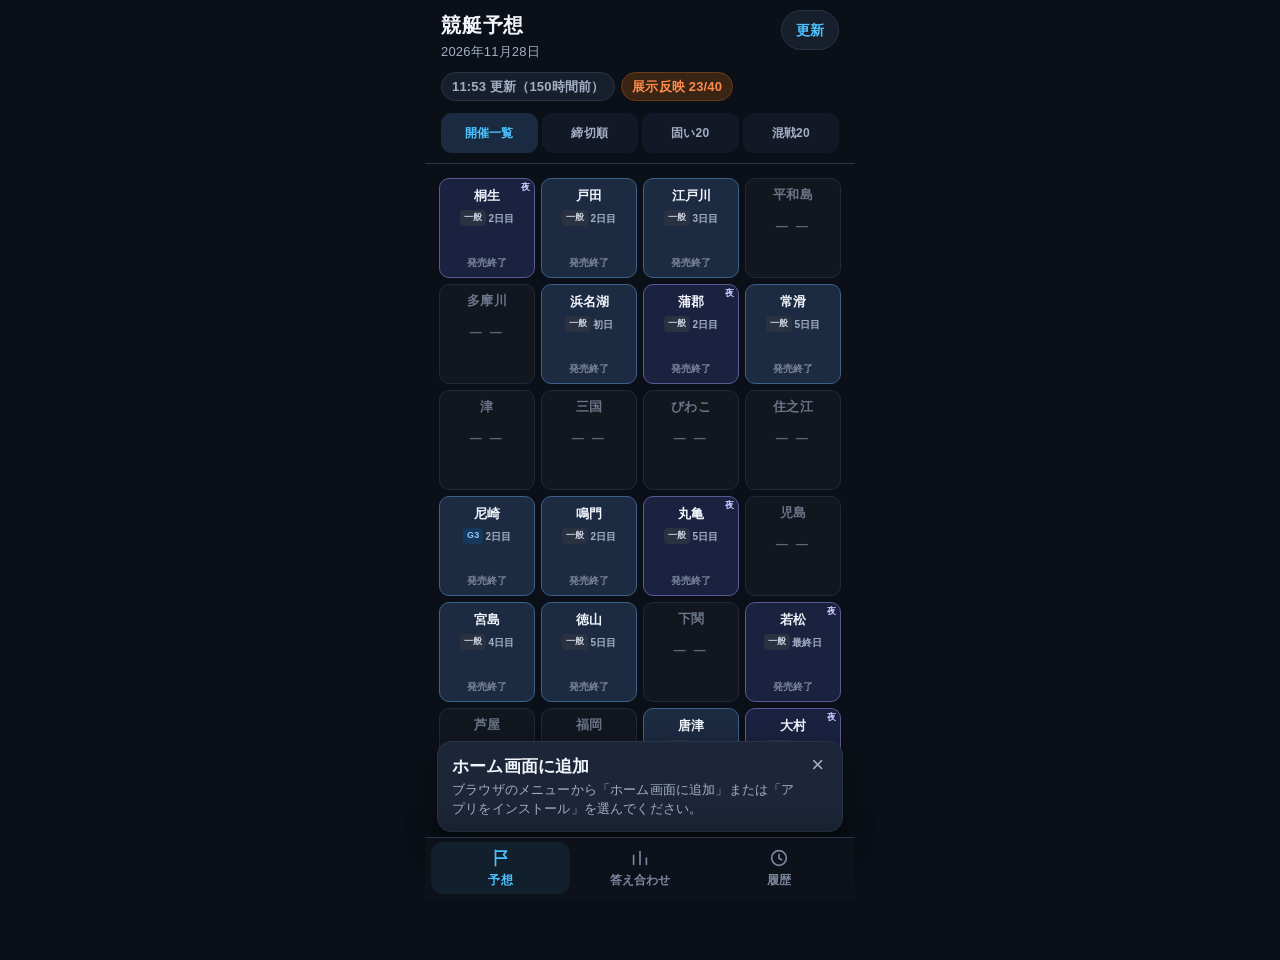
<file: index.html>
<!DOCTYPE html>
<html lang="ja">
<head>
<meta charset="UTF-8">
<meta name="viewport" content="width=device-width,initial-scale=1,viewport-fit=cover">
<meta name="theme-color" content="#0b1018">
<meta name="robots" content="noindex, nofollow, noarchive">
<meta name="googlebot" content="noindex, nofollow, noarchive">
<meta name="apple-mobile-web-app-capable" content="yes">
<meta name="apple-mobile-web-app-status-bar-style" content="black-translucent">
<meta name="apple-mobile-web-app-title" content="競艇予想">
<meta name="mobile-web-app-capable" content="yes">
<meta name="description" content="競艇の当日予想と答え合わせ">
<link rel="manifest" href="manifest.webmanifest">
<link rel="apple-touch-icon" href="icons/apple-touch-icon.png">
<link rel="icon" type="image/png" sizes="192x192" href="icons/icon-192.png">
<title>競艇予想</title>
<link rel="stylesheet" href="styles.css">
</head>
<body>
<div class="app">
  <header class="top" id="top">
    <div class="brand">
      <div>
        <h1 id="pageTitle">競艇予想</h1>
        <div class="date" id="dateLabel"></div>
      </div>
      <button type="button" class="refresh" id="refreshBtn" aria-label="最新に更新">更新</button>
    </div>
    <div class="status-row" id="statusRow"></div>
    <div class="segments" id="segments" hidden>
      <button type="button" data-seg="meet" class="on">開催一覧</button>
      <button type="button" data-seg="close">締切順</button>
      <button type="button" data-seg="solid">固い20</button>
      <button type="button" data-seg="mixed">混戦20</button>
    </div>
  </header>
  <main id="main"></main>
  <div class="install" id="installBanner" hidden>
    <div>
      <strong>ホーム画面に追加</strong>
      <div class="install-how" id="installHow"></div>
    </div>
    <button type="button" class="install-x" id="installClose" aria-label="閉じる">×</button>
  </div>
  <nav class="tabbar" aria-label="メインメニュー">
    <a href="#/" class="tab on" data-tab="yoso">
      <svg viewBox="0 0 24 24" aria-hidden="true"><path d="M6 3.5v17" fill="none" stroke="currentColor" stroke-width="1.8" stroke-linecap="round"/><path d="M6 4.5h12l-3.2 3.8 3.2 3.8H6" fill="none" stroke="currentColor" stroke-width="1.8" stroke-linejoin="round"/></svg>
      <span>予想</span>
    </a>
    <a href="#/report" class="tab" data-tab="report">
      <svg viewBox="0 0 24 24" aria-hidden="true"><path d="M5 19V9m7 10V5m7 14v-7" fill="none" stroke="currentColor" stroke-width="1.8" stroke-linecap="round"/></svg>
      <span>答え合わせ</span>
    </a>
    <a href="#/history" class="tab" data-tab="history">
      <svg viewBox="0 0 24 24" aria-hidden="true"><circle cx="12" cy="12" r="8" fill="none" stroke="currentColor" stroke-width="1.8"/><path d="M12 8v4.5l3 1.5" fill="none" stroke="currentColor" stroke-width="1.8" stroke-linecap="round" stroke-linejoin="round"/></svg>
      <span>履歴</span>
    </a>
  </nav>
</div>
<script src="app.js" defer></script>
</body>
</html>
</file>
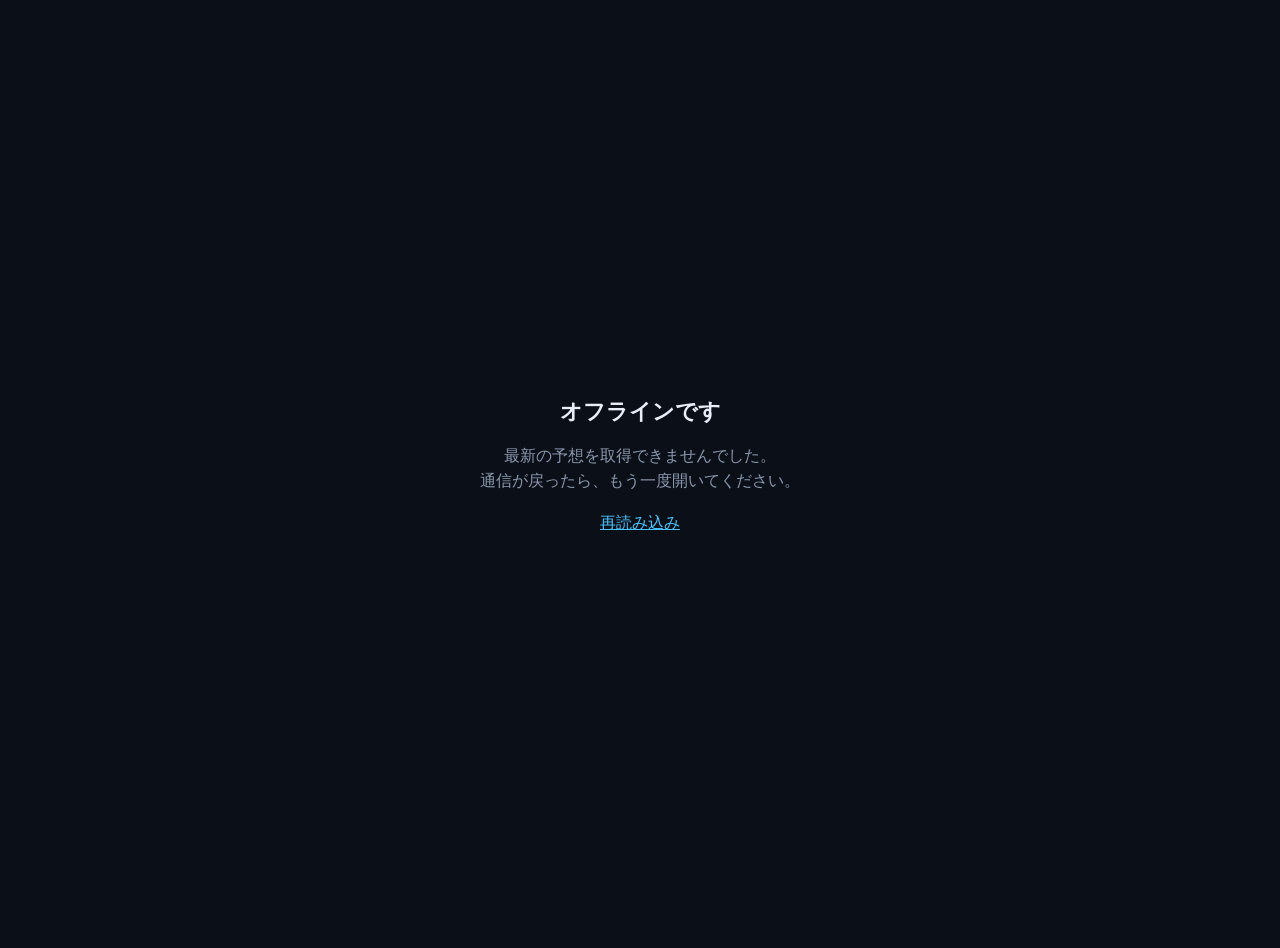
<file: offline.html>
<!DOCTYPE html>
<html lang="ja">
<head>
<meta charset="UTF-8">
<meta name="viewport" content="width=device-width,initial-scale=1,viewport-fit=cover">
<meta name="robots" content="noindex,nofollow">
<meta name="theme-color" content="#0b1018">
<title>オフライン — 競艇予想</title>
<style>
body{margin:0;background:#0b1018;color:#e8edf7;font-family:-apple-system,BlinkMacSystemFont,"Hiragino Sans","Noto Sans JP",sans-serif;display:flex;min-height:100vh;align-items:center;justify-content:center;padding:24px;text-align:center}
h1{font-size:22px;margin:0 0 12px}
p{color:#8b97ad;line-height:1.6;font-size:16px}
a{color:#4cc2ff}
</style>
</head>
<body>
<main>
  <h1>オフラインです</h1>
  <p>最新の予想を取得できませんでした。<br>通信が戻ったら、もう一度開いてください。</p>
  <p><a href="./">再読み込み</a></p>
</main>
</body>
</html>
</file>
<file: styles.css>
:root{
  --bg:#0b1018; --bg2:#121826; --card:#171e2c; --card2:#1d2638;
  --line:#2a3448; --txt:#f2f5fb; --muted:#a3afc4; --dim:#7b869c;
  --acc:#4cc2ff; --gold:#f0c14b; --lilac:#d7b3ff; --ok:#3dce8a; --warn:#ff8a4c; --bad:#ff5d6c;
  --hard-bg:#3a2e10; --mix-bg:#2a2238; --exh-bg:#143d2a; --am-bg:#1a2a40;
  --tab-h:calc(60px + env(safe-area-inset-bottom,0px));
}
*{box-sizing:border-box;-webkit-tap-highlight-color:transparent}
/* hide attr */[hidden]{display:none!important}
html,body{margin:0;padding:0;background:var(--bg);color:var(--txt);
  font-family:-apple-system,BlinkMacSystemFont,"Hiragino Sans","Hiragino Kaku Gothic ProN","Noto Sans JP",sans-serif;
  font-size:17px;line-height:1.5;letter-spacing:.01em}
body{padding-bottom:var(--tab-h)}
a{color:var(--acc);text-decoration:none}
button,a.tab{font:inherit;color:inherit}
.app{max-width:430px;margin:0 auto;min-height:100vh;position:relative}

/* header */
header.top{position:sticky;top:0;z-index:30;
  background:linear-gradient(180deg,#0b1018 76%,rgba(11,16,24,.86));
  padding:calc(10px + env(safe-area-inset-top,0px)) 16px 0;
  border-bottom:1px solid var(--line)}
.brand{display:flex;align-items:flex-start;justify-content:space-between;gap:10px}
.brand h1{font-size:20px;margin:0;letter-spacing:.04em;font-weight:800}
.brand .date{color:var(--muted);font-size:13px;margin-top:2px}
.refresh{background:var(--card);border:1px solid var(--line);color:var(--acc);
  border-radius:999px;padding:8px 14px;font-size:14px;font-weight:700;cursor:pointer;min-height:40px}
.refresh:active{background:var(--card2)}
.refresh.busy{opacity:.6}
.status-row{display:flex;flex-wrap:wrap;gap:6px;margin:10px 0 8px;min-height:0}
.status-row:empty{display:none;margin:0}
.chip{display:inline-flex;align-items:center;gap:4px;border-radius:999px;
  padding:4px 10px;font-size:13px;font-weight:700;background:var(--card);border:1px solid var(--line);color:var(--muted)}
.chip.ok{background:var(--exh-bg);border-color:#1e5a3e;color:#8af0c0}
.chip.warn{background:#3a2414;border-color:#6a3b18;color:var(--warn)}

/* segments */
.segments{display:flex;gap:4px;padding:4px 0 10px}
.segments button{flex:1;min-height:40px;border:0;border-radius:11px;background:var(--bg2);
  color:var(--muted);font-size:12px;font-weight:800;cursor:pointer;padding:0 2px;letter-spacing:.02em}
.segments button.on[data-seg="solid"]{background:var(--hard-bg);color:var(--gold)}
.segments button.on[data-seg="mixed"]{background:var(--mix-bg);color:var(--lilac)}
.segments button.on[data-seg="meet"]{background:#1a2a40;color:var(--acc)}
.segments button.on[data-seg="close"]{background:#1a2a40;color:#9ad0ff}

main{padding:12px 14px 18px}
.empty{color:var(--muted);text-align:center;padding:36px 12px;font-size:16px}

/* cards */
.card{background:var(--card);border:1px solid var(--line);border-radius:16px;padding:14px;margin:0 0 10px;position:relative;overflow:hidden}
.card.tap{cursor:pointer}
.card.tap:active{background:var(--card2)}
.card.solid{box-shadow:inset 5px 0 0 var(--gold)}
.card.mixed{box-shadow:inset 5px 0 0 var(--lilac)}
.row{display:flex;align-items:flex-start;justify-content:space-between;gap:8px}
.kicker{font-size:12px;color:var(--muted);letter-spacing:.04em}
.title{font-weight:800;font-size:18px;line-height:1.3}
.sub{color:var(--muted);font-size:14px;margin-top:2px}
h2.sec{font-size:13px;margin:18px 0 8px;color:var(--muted);font-weight:800;letter-spacing:.1em}

/* badges */
.badge{display:inline-flex;align-items:center;border-radius:999px;padding:3px 9px;font-size:12px;font-weight:800;white-space:nowrap}
.badges{display:flex;flex-wrap:wrap;gap:4px;justify-content:flex-end}
.b-hard{background:var(--hard-bg);color:var(--gold)}
.b-mix{background:var(--mix-bg);color:var(--lilac)}
.b-exh{background:var(--exh-bg);color:#8af0c0}
.b-am{background:var(--am-bg);color:#8ec8ff}
.b-live{background:#143d2a;color:#6eebb0}
.b-end{background:#2a3140;color:#9aa6bc}
.b-shift{background:#3a1d18;color:#ffb089}
.b-waku{background:#1a2a40;color:#9ad0ff}
.entry-ord{font-variant-numeric:tabular-nums;font-size:12px;color:#ffb089;margin-top:4px;letter-spacing:.03em;font-weight:700}
.duo{display:grid;grid-template-columns:1fr 1fr;gap:8px;margin:10px 0}
.scen{background:var(--bg2);border:1px solid var(--line);border-radius:12px;padding:10px}
.scen .k{font-size:11px;color:var(--muted);font-weight:800;letter-spacing:.06em;margin-bottom:6px}
.scen.on-official{border-color:#2a6a4a}
.scen .picks{gap:4px;margin-top:4px}
.scen .pick{padding:6px 4px}
.scen .bar-row{margin:5px 0;gap:4px}
.scen .bar-row .meta{width:72px;font-size:11px}
.scen .combo{gap:4px;margin:4px 0}
.scen .combo .lab{width:64px;font-size:12px}
.moved{font-size:13px;color:#ffb089;margin:8px 0;line-height:1.5;font-weight:700}
.fcard.shifted{border-color:#6a3b18}
.entry-line{margin-top:6px;font-size:13px;color:#ffb089;font-variant-numeric:tabular-nums;font-weight:700}
.fgrid-am{grid-template-columns:1fr;margin-bottom:8px}
.b-soon{background:#3a2414;color:var(--warn)}
.b-now{background:#4a1820;color:#ff8a9a}

/* deadline */
.deadline{display:flex;align-items:center;gap:8px;margin-top:8px;font-weight:800}
.deadline .clock{font-size:18px;font-variant-numeric:tabular-nums}
.deadline .clock.soon{color:var(--warn)}
.deadline .clock.now{color:var(--bad)}
.deadline .clock.live{color:var(--ok)}
.deadline .clock.done{color:var(--dim);font-weight:700;font-size:15px}
.deadline .when{color:var(--muted);font-size:14px;font-weight:600}

/* waku + picks */
.waku{display:inline-flex;width:28px;height:28px;border-radius:7px;align-items:center;justify-content:center;
  font-weight:800;font-size:15px;vertical-align:middle;flex-shrink:0}
.honmei{display:flex;align-items:center;gap:8px;margin-top:10px}
.honmei .who{font-size:17px;font-weight:800}
.honmei .lbl{font-size:12px;color:var(--muted);font-weight:700}
.honmei .pct{margin-left:auto;font-weight:800;font-variant-numeric:tabular-nums;font-size:18px;color:var(--txt)}
.picks{display:flex;gap:8px;margin-top:10px}
.pick{flex:1;background:var(--bg2);border-radius:12px;padding:8px 6px;text-align:center}
.pick .lbl{font-size:11px;color:var(--muted);font-weight:700;letter-spacing:.06em}
.pick .who{font-size:12px;margin-top:2px;color:var(--muted);white-space:nowrap;overflow:hidden;text-overflow:ellipsis}

/* bars */
.bar-row{display:flex;align-items:center;gap:8px;margin:8px 0}
.bar-row .meta{width:118px;flex-shrink:0;font-size:14px;white-space:nowrap;overflow:hidden;text-overflow:ellipsis;font-weight:700}
.track{flex:1;height:20px;background:#0e1520;border-radius:10px;overflow:hidden;border:1px solid var(--line)}
.track>span{display:block;height:100%;border-radius:10px}
.pct{width:52px;text-align:right;font-variant-numeric:tabular-nums;font-size:15px;font-weight:800}
.combo{display:flex;align-items:center;gap:8px;margin:7px 0}
.combo .lab{width:86px;font-weight:800;font-variant-numeric:tabular-nums;font-size:16px}
.scorebar{height:8px;background:#0e1520;border-radius:6px;overflow:hidden;margin-top:8px;border:1px solid var(--line)}
.scorebar>span{display:block;height:100%}

/* race detail */
.back{display:inline-flex;align-items:center;color:var(--acc);font-size:16px;font-weight:700;
  margin:0 0 10px;cursor:pointer;background:none;border:0;padding:6px 0;min-height:40px}
.gauge-wrap{display:flex;align-items:center;gap:12px;margin:8px 0 4px}
.gauge-wrap .txt .big{font-size:24px;font-weight:800}
.note{font-size:14px;color:var(--acc);margin:8px 0;line-height:1.5}
.metric,.panel{background:var(--bg2);border-radius:12px;padding:12px 14px;font-size:14px;color:var(--muted);margin-bottom:12px;line-height:1.6}
.tech{font-size:13px;color:var(--muted)}
table.ent{width:100%;border-collapse:collapse;font-size:13px}
table.ent th{text-align:left;color:var(--dim);font-weight:700;padding:6px 4px;border-bottom:1px solid var(--line);font-size:12px}
table.ent td{padding:9px 4px;border-bottom:1px solid var(--line);vertical-align:top}
table.ent tr:last-child td{border-bottom:0}
.disc{font-size:12px;color:var(--dim);line-height:1.55;margin-top:18px;padding-top:12px;border-top:1px solid var(--line)}

/* stats */
.grid{display:grid;grid-template-columns:1fr 1fr;gap:8px;margin-bottom:10px}
.stat{background:var(--card);border:1px solid var(--line);border-radius:14px;padding:12px}
.stat .k{font-size:12px;color:var(--muted);font-weight:700}
.stat .n{font-size:12px;color:var(--dim)}
.stat .v{font-size:26px;font-weight:800;margin-top:4px;font-variant-numeric:tabular-nums;letter-spacing:-.02em}
.stat .s{font-size:13px;color:var(--muted);margin-top:4px;line-height:1.5}
.stat.wide{grid-column:1/-1}
table.plain{width:100%;border-collapse:collapse;font-size:14px}
table.plain th,table.plain td{text-align:left;padding:8px 4px;border-bottom:1px solid var(--line)}
table.plain th{color:var(--dim);font-weight:700;font-size:12px}
table.plain td{font-variant-numeric:tabular-nums}
.hit{color:var(--ok);font-weight:800}
.miss{color:var(--bad);font-weight:800}
.dim{color:var(--muted)}
.mark{font-weight:800}
.ok{color:var(--ok)} .ng{color:var(--bad)}

/* focus result cards */
.fcard{background:var(--card);border:1px solid var(--line);border-radius:16px;padding:14px;margin:0 0 10px}
.fcard.solid{box-shadow:inset 5px 0 0 var(--gold)}
.fcard.mixed{box-shadow:inset 5px 0 0 var(--lilac)}
.fresult{margin:10px 0;font-size:15px;line-height:1.5;background:#101725;border-radius:10px;padding:10px 12px}
.fresult strong{font-size:20px}
.fgrid{display:grid;grid-template-columns:1fr 1fr;gap:8px}
.fcol{background:#101725;border-radius:10px;padding:10px;font-size:13px;line-height:1.55}
.fcol .k{font-size:12px;color:var(--muted);font-weight:800;letter-spacing:.04em;margin-bottom:4px}
.chg{margin-top:8px;font-size:14px;color:var(--gold);font-weight:700}

/* venue group */
.venue-h{display:flex;align-items:center;justify-content:space-between;margin:16px 2px 8px}
.venue-h .title{font-size:17px}

/* history */
.day-card .v{font-size:22px}

/* tab bar */
.tabbar{position:fixed;left:50%;transform:translateX(-50%);bottom:0;width:100%;max-width:430px;z-index:40;
  display:flex;background:rgba(14,18,28,.96);backdrop-filter:blur(12px);
  border-top:1px solid var(--line);padding:4px 6px calc(6px + env(safe-area-inset-bottom,0px));
  box-shadow:0 -8px 24px rgba(0,0,0,.25)}
.tabbar .tab{flex:1;display:flex;flex-direction:column;align-items:center;justify-content:center;gap:2px;
  min-height:52px;color:var(--dim);font-size:12px;font-weight:800;text-decoration:none;border-radius:12px}
.tabbar .tab svg{width:22px;height:22px}
.tabbar .tab.on{color:var(--acc);background:rgba(76,194,255,.08)}

/* install */
.install{position:fixed;left:50%;transform:translateX(-50%);bottom:calc(var(--tab-h) + 8px);
  width:calc(100% - 24px);max-width:406px;z-index:35;
  background:var(--card2);border:1px solid var(--line);border-radius:14px;padding:12px 14px;
  display:flex;gap:8px;align-items:flex-start;box-shadow:0 10px 30px rgba(0,0,0,.4)}
.install[hidden]{display:none!important}
.install-how{font-size:13px;color:var(--muted);margin-top:2px;line-height:1.45}
.install-x{background:none;border:0;color:var(--muted);font-size:22px;cursor:pointer;padding:0 4px;line-height:1}

.updated{font-size:12px;color:var(--dim)}

.day-card .stats{font-size:13px;color:var(--muted);margin-top:4px;display:flex;flex-wrap:wrap;gap:0 10px}
.day-card .side{text-align:right;flex-shrink:0}
.day-card .v{font-size:22px;font-weight:800;font-variant-numeric:tabular-nums}

/* 開催一覧 grid */
.meet-grid{display:grid;grid-template-columns:repeat(4,minmax(0,1fr));gap:6px;margin:2px 0 10px}
.vtile{appearance:none;-webkit-appearance:none;border:1px solid var(--line);border-radius:10px;
  padding:8px 5px 8px;min-height:100px;background:var(--card);color:inherit;
  display:flex;flex-direction:column;align-items:center;justify-content:flex-start;position:relative;overflow:hidden;
  text-align:center;font:inherit;width:100%;box-shadow:none}
.vtile.off{background:#12161f;color:var(--dim);border-color:#222836}
.vtile.off .vn{color:#6b7588}
.vdash{letter-spacing:.2em;font-size:12px;color:#5d6778;margin-top:14px;font-weight:700}
.vtile.on{background:#1c2a42;border-color:#3d6188;cursor:pointer}
.vtile.on:active{background:#243656}
.vtile.night{background:#1b2240;border-color:#5a5a96}
.vtile.ended .vnext{color:var(--dim)}
.vtile .vn{font-weight:800;font-size:13px;line-height:1.2;max-width:100%;overflow:hidden;text-overflow:ellipsis;white-space:nowrap}
.vtop{display:flex;align-items:center;justify-content:center;width:100%;min-height:18px;padding:0 10px}
.moon{position:absolute;top:4px;right:4px;font-size:9px;color:#c8c4ff;line-height:1;font-weight:800;letter-spacing:.04em;padding:0}
.vmeta{display:flex;flex-wrap:wrap;gap:2px;justify-content:center;align-items:center;margin:5px 0 4px;min-height:16px}
.vnext{font-size:10px;font-weight:800;font-variant-numeric:tabular-nums;line-height:1.3;color:#d6deee;margin-top:auto}
.vnext.done{color:var(--dim);font-weight:700}
.day{font-size:10px;color:var(--muted);font-weight:700}
.gbadge{display:inline-flex;align-items:center;border-radius:4px;padding:1px 4px;font-size:9px;font-weight:800;letter-spacing:.02em;white-space:nowrap}
.g-sg{background:#5a3a10;color:#ffd978}
.g-g1{background:#5a1820;color:#ff9aa6}
.g-g2{background:#5a3a18;color:#ffc07a}
.g-g3{background:#16385a;color:#8ec8ff}
.g-venus{background:#4a1a38;color:#ffb3d9}
.g-rookie{background:#143d32;color:#8af0c0}
.g-ippan,.g-other{background:#2a3140;color:#c5cddd}
.venue-head{margin:0 0 12px}
.pcts{display:flex;flex-direction:column;align-items:flex-end;min-width:70px;flex-shrink:0}
.pcts .p2{font-size:11px;color:var(--muted);font-weight:700;width:auto}
.p2line{margin-top:8px;font-size:14px;font-weight:700;display:flex;align-items:center;gap:6px}
</file>
